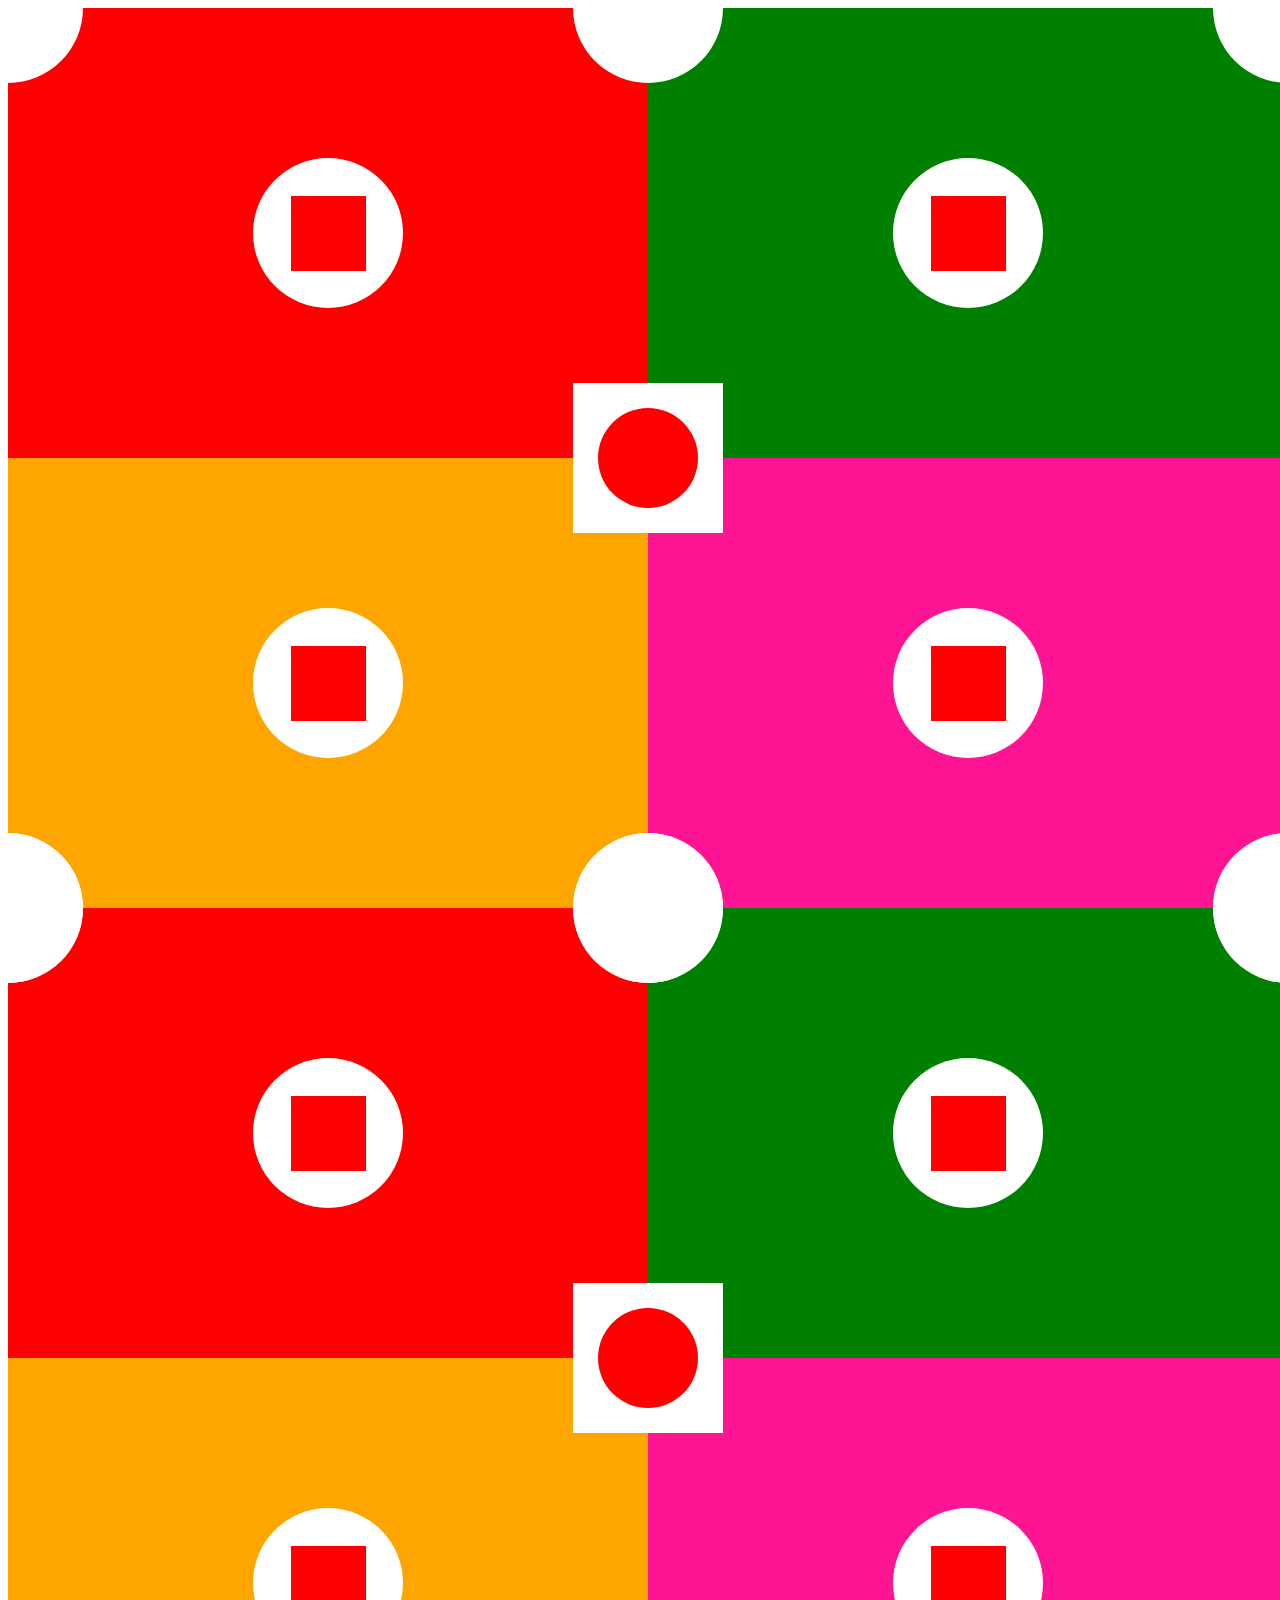
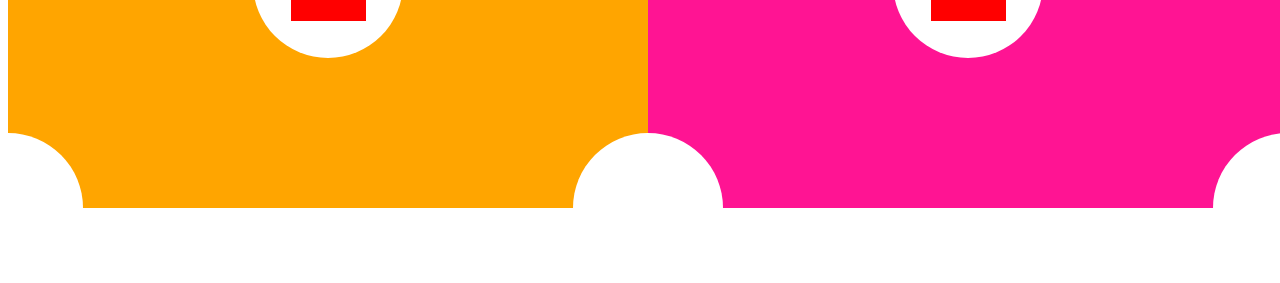
<file: assignment/css/caseOne/index.html>
<head>
  <meta charset="UTF-8">
  <title>Title</title>
  <style>
    .c1 {
      width: 150px;
      height: 150px;
      z-index: 4;
      position: relative;
      background-color: white;
      border-radius: 100%;
      position: absolute;
      left: -75px;
      top: -75px;
    }

    .c2 {
      width: 150px;
      height: 150px;
      z-index: 4;
      position: relative;
      background-color: white;
      border-radius: 100%;
      position: absolute;
      left: 0;
      right: 0;
      top: -75px;
      margin: auto;
    }

    .c3 {
      width: 150px;
      height: 150px;
      z-index: 4;
      position: relative;
      background-color: white;
      border-radius: 100%;
      position: absolute;
      right: -75px;
      top: -75px;
    }

    .c4 {
      width: 150px;
      height: 150px;
      z-index: 4;
      position: relative;
      background-color: white;
      border-radius: 100%;
      position: absolute;
      left: -75px;
      bottom: -75px;
    }

    .c5 {
      width: 150px;
      height: 150px;
      z-index: 4;
      position: relative;
      background-color: white;
      border-radius: 100%;
      position: absolute;
      left: 0;
      right: 0;
      bottom: -75px;
      margin: auto;
    }

    .c6 {
      width: 150px;
      height: 150px;
      z-index: 4;
      position: relative;
      background-color: white;
      border-radius: 100%;
      position: absolute;
      right: -75px;
      bottom: -75px;
    }

    section {
      width: 100vw;
      height: 100vw;
      height: 100vh;
      background-color: white;
      position: relative;
    }

    .leftTopSection {
      position: absolute;
      top: 0;
      left: 0;
      width: 50%;
      height: 50%;
      background-color: red;
    }

    .rightTopSection {
      position: absolute;
      top: 0;
      right: 0;
      width: 50%;
      height: 50%;
      background-color: green;
    }

    .leftBottomSection {
      position: absolute;
      bottom: 0;
      left: 0;
      width: 50%;
      height: 50%;
      background-color: orange;
    }

    .rightBottomSection {
      position: absolute;
      bottom: 0;
      right: 0;
      width: 50%;
      height: 50%;
      background-color: deeppink;
    }

    .middleCircle {
      position: absolute;
      width: 100px;
      height: 100px;
      border-radius: 100%;
      background-color: red;
      top: 0;
      bottom: 0;
      left: 0;
      right: 0;
      margin: auto;
    }

    .middleSquare {
      position: absolute;
      width: 150px;
      height: 150px;
      background-color: white;
      top: 0;
      bottom: 0;
      left: 0;
      right: 0;
      margin: auto;
    }

    .topLeftCircle {
      position: absolute;
      width: 150px;
      height: 150px;
      background-color: white;
      border-radius: 100%;
      top: 0;
      bottom: 0;
      left: 0;
      right: 0;
      margin: auto;
    }

    .topLeftSquare {
      position: absolute;
      width: 75px;
      height: 75px;
      background-color: red;
      top: 0;
      bottom: 0;
      left: 0;
      right: 0;
      margin: auto;
    }

    .topRightCircle {
      position: absolute;
      width: 150px;
      height: 150px;
      background-color: white;
      border-radius: 100%;
      top: 0;
      bottom: 0;
      left: 0;
      right: 0;
      margin: auto;
    }

    .topRightSquare {
      position: absolute;
      width: 75px;
      height: 75px;
      background-color: red;
      top: 0;
      bottom: 0;
      left: 0;
      right: 0;
      margin: auto;
    }

    .bottomRightCircle {
      position: absolute;
      width: 150px;
      height: 150px;
      background-color: white;
      border-radius: 100%;
      top: 0;
      bottom: 0;
      left: 0;
      right: 0;
      margin: auto;
    }

    .bottomRightSquare {
      position: absolute;
      width: 75px;
      height: 75px;
      background-color: red;
      top: 0;
      bottom: 0;
      left: 0;
      right: 0;
      margin: auto;
    }

    .bottomLeftCircle {
      position: absolute;
      width: 150px;
      height: 150px;
      background-color: white;
      border-radius: 100%;
      top: 0;
      bottom: 0;
      left: 0;
      right: 0;
      margin: auto;
    }

    .bottomLeftSquare {
      position: absolute;
      width: 75px;
      height: 75px;
      background-color: red;
      top: 0;
      bottom: 0;
      left: 0;
      right: 0;
      margin: auto;
    }
  </style>

</head>
<body>
<section>
  <section class="leftTopSection">
    <div class="topLeftCircle">
      <div class="topLeftSquare"></div>
    </div>
  </section>
  <section class="rightTopSection">
    <div class="topRightCircle">
      <div class="topRightSquare"></div>
    </div>
  </section>
  <section class="leftBottomSection">
    <div class="bottomRightCircle">
      <div class="bottomRightSquare"></div>
    </div>
  </section>
  <section class="rightBottomSection">
    <div class="bottomLeftCircle">
      <div class="bottomLeftSquare"></div>
    </div>
  </section>
  <div class="middleSquare">
    <div class="middleCircle"></div>
  </div>
  <div class="c1"></div>
  <div class="c2"></div>
  <div class="c3"></div>
  <div class="c4"></div>
  <div class="c5"></div>
  <div class="c6"></div>
</section>
<section>
  <section class="leftTopSection">
    <div class="topLeftCircle">
      <div class="topLeftSquare"></div>
    </div>
  </section>
  <section class="rightTopSection">
    <div class="topRightCircle">
      <div class="topRightSquare"></div>
    </div>
  </section>
  <section class="leftBottomSection">
    <div class="bottomRightCircle">
      <div class="bottomRightSquare"></div>
    </div>
  </section>
  <section class="rightBottomSection">
    <div class="bottomLeftCircle">
      <div class="bottomLeftSquare"></div>
    </div>
  </section>
  <div class="middleSquare">
    <div class="middleCircle"></div>
  </div>
  <div class="c1"></div>
  <div class="c2"></div>
  <div class="c3"></div>
  <div class="c4"></div>
  <div class="c5"></div>
  <div class="c6"></div>

</section>
</body>
</html>
</file>
